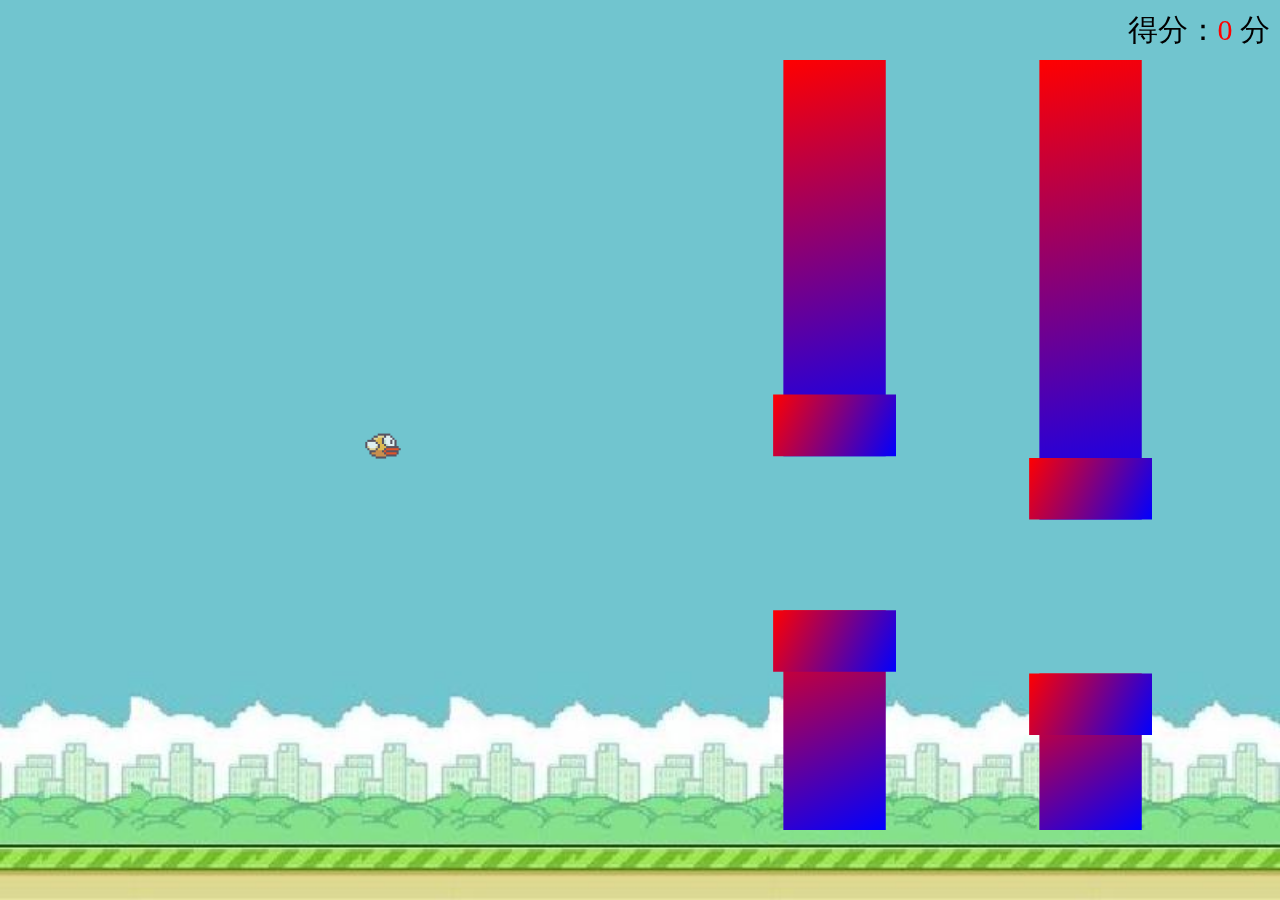
<file: 02fly-bird/index.html>
<!DOCTYPE html>
<html lang="en">

<head>
  <meta charset="UTF-8">
  <meta http-equiv="X-UA-Compatible" content="IE=edge">
  <meta name="viewport" content="width=device-width, initial-scale=1.0">
  <title>飞翔的小鸟</title>
  <style>
    * {
      margin: 0;
      padding: 0;
    }

    #main {
      width: 100vw;
      height: 100vh;
      background: url('./images/bg.jpg');
      background-size: 100% 100%;
      position: relative;
      top: 0;
      left: 0;
    }

    .myscore {
      position: fixed;
      top: 10px;
      right: 10px;
      font-size: 30px;
    }

    .myscore span {
      color: red;
    }
  </style>
</head>

<body>
  <div id="main"></div>
  <div class="myscore">
    得分：<span class="score">0</span> 分
  </div>
  <script src="./js/echarts.min.js"></script>
  <script>
    window.addEventListener('DOMContentLoaded', function () {
      let main = document.getElementById('main')
      let charts, option
      let timer = null // 记录定时器
      let vw = 0.5 // 横向速度
      let vh = 0 // 纵向速度
      let zhuData = []
      function getData() {
        let start = 150
        for (let i = 0; i < 40; i++) {
          let h = Math.random() * 30 + 20 // 20 - 50
          zhuData.push([start + 50 * i, h, h + 20 > 100 ? 100 : h + 20])
        }
      }
      getData()

      // 初始化echarts
      function initB() {
        charts = echarts.init(main)
        option = {
          xAxis: {
            show: false,
            type: 'value',
            min: 0,
            max: 200
          },
          yAxis: {
            show: false,
            min: 0,
            max: 100
          },
          series: [
            {
              name: '小鸟',
              type: 'scatter',
              data: [[50, 80]],
              symbol: 'image://' + './images/bird.png',
              symbolSize: 50,
              animation: false
            },
            {
              name: '自定义管系列',
              type: 'custom',
              // data: [[150, 40, 80]],// 150横坐标；40下管的纵坐标；80是上管的纵坐标
              data: zhuData,
              itemStyle: {
                color: {
                  x: 0,
                  x2: 1,
                  y: 0,
                  y2: 1,
                  colorStops: [
                    {
                      offset: 0,
                      color: 'red',
                    },
                    {
                      offset: 1,
                      color: 'blue',
                    },
                  ],
                },
              },
              // renderItem 执行次数是由data中的个数决定的
              renderItem(params, api) {
                //  这个函数的返回值决定了 我们要做一个什么图形出来
                // 定义管头的宽高
                // console.log(params);
                let headSize = api.size([24, 8])

                // 定义管的宽高
                let rect = api.size([20, api.value(1)]) // 下管的宽高 [width,height]
                let rect2 = api.size([20, 100 - api.value(2)]) // 上管的宽高

                //  获取每个水管的起始坐标(像素)
                let start1 = api.coord([api.value(0) - 10, api.value(1)]) //[x,y]
                let start2 = api.coord([api.value(0) - 10, 100])

                // 获取每个管头的起始坐标
                let startHead1 = api.coord([api.value(0) - 12, api.value(1)]) // 下管的坐标
                let startHead2 = api.coord([api.value(0) - 12, api.value(2) + 8]) // 上管的坐标

                //  坐标系的配置
                let base = { ...params.coordSys } // x y width height

                //  下管形状
                let downRect = echarts.graphic.clipRectByRect(
                  {
                    x: start1[0],
                    y: start1[1],
                    width: rect[0],
                    height: rect[1],
                  },
                  base,
                )
                // 下管 头
                let downRectHead = echarts.graphic.clipRectByRect(
                  {
                    x: startHead1[0],
                    y: startHead1[1],
                    width: headSize[0],
                    height: headSize[1],
                  },
                  base,
                )

                // 上管
                let upRect = echarts.graphic.clipRectByRect(
                  {
                    x: start2[0],
                    y: start2[1],
                    width: rect2[0],
                    height: rect2[1],
                  },
                  base,
                )
                // 上管 头
                let upRectHead = echarts.graphic.clipRectByRect(
                  {
                    x: startHead2[0],
                    y: startHead2[1],
                    width: headSize[0],
                    height: headSize[1],
                  },
                  base,
                )

                return {
                  type: 'group',
                  // 如果 diffChildrenByName 设为 true，则会使用 child.name 进行 diff，
                  // 从而能有更好的过度动画，但是降低性能。缺省为 false。
                  // diffChildrenByName: true,
                  children: [
                    {
                      type: 'rect',
                      shape: downRect,
                      style: api.style(), // 获取的就是上边的那个itemStyle
                    },
                    {
                      type: 'rect',
                      shape: downRectHead,
                      style: api.style(), // 获取的就是上边的那个itemStyle
                    },
                    {
                      type: 'rect',
                      shape: upRect,
                      style: api.style(), // 获取的就是上边的那个itemStyle
                    },
                    {
                      type: 'rect',
                      shape: upRectHead,
                      style: api.style(), // 获取的就是上边的那个itemStyle
                    },
                  ],
                }
              },
            }
          ]
        }
        charts.setOption(option)
        move()
      }
      /* 
        检测小鸟碰撞的思路？
        用小鸟的坐标和 理他最近的那个柱的坐标比较
        小鸟坐标： option.series[0].data[0] 
          用小鸟的右上下角的坐标比较
          用当前小鸟的横坐标 去50除  得出的那个整数 减去3 得到的就是理他最近的那个管的索引
      */
      function judgeCollision(centerCoord) {
        // centerCoord 小鸟坐标
        let coordList = [
          [centerCoord[0] + 15, centerCoord[1] + 1],
          [centerCoord[0] + 15, centerCoord[1] - 1]
        ]
        for (let i = 0; i < 2; i++) {
          const coord = coordList[i]
          const index = coord[0] / 50
          if (index % 1 < 0.6 && zhuData[Math.floor(index) - 3]) {
            if (zhuData[Math.floor(index) - 3][1] > coord[1] || zhuData[Math.floor(index) - 3][2] < coord[1]) {
              return true
            }
            let score = (Math.floor(index) - 2) * 2
            document.querySelector('.score').innerText = score
          }
        }
        return false
      }
      // 控制小鸟移动 本质就是控制小鸟的坐标
      function move() {
        timer = setInterval(() => {
          charts.clear()
          vh -= 0.1
          option.series[0].data[0][0] += vw // 横坐标
          option.series[0].data[0][1] += vh // 纵坐标
          // 控制坐标系的范围
          option.xAxis.min += vw
          option.xAxis.max += vw
          let res = judgeCollision(option.series[0].data[0])
          if (res) {
            clearInterval(timer)
            alert('gameover')
          }
          charts.setOption(option)
        }, 30)
      }

      initB()
      document.onkeydown = function (e) {
        if (e.keyCode == 32) {
          //  敲了空格键
          vh += 1
        }
      }
    })

  </script>
</body>

</html>
</file>
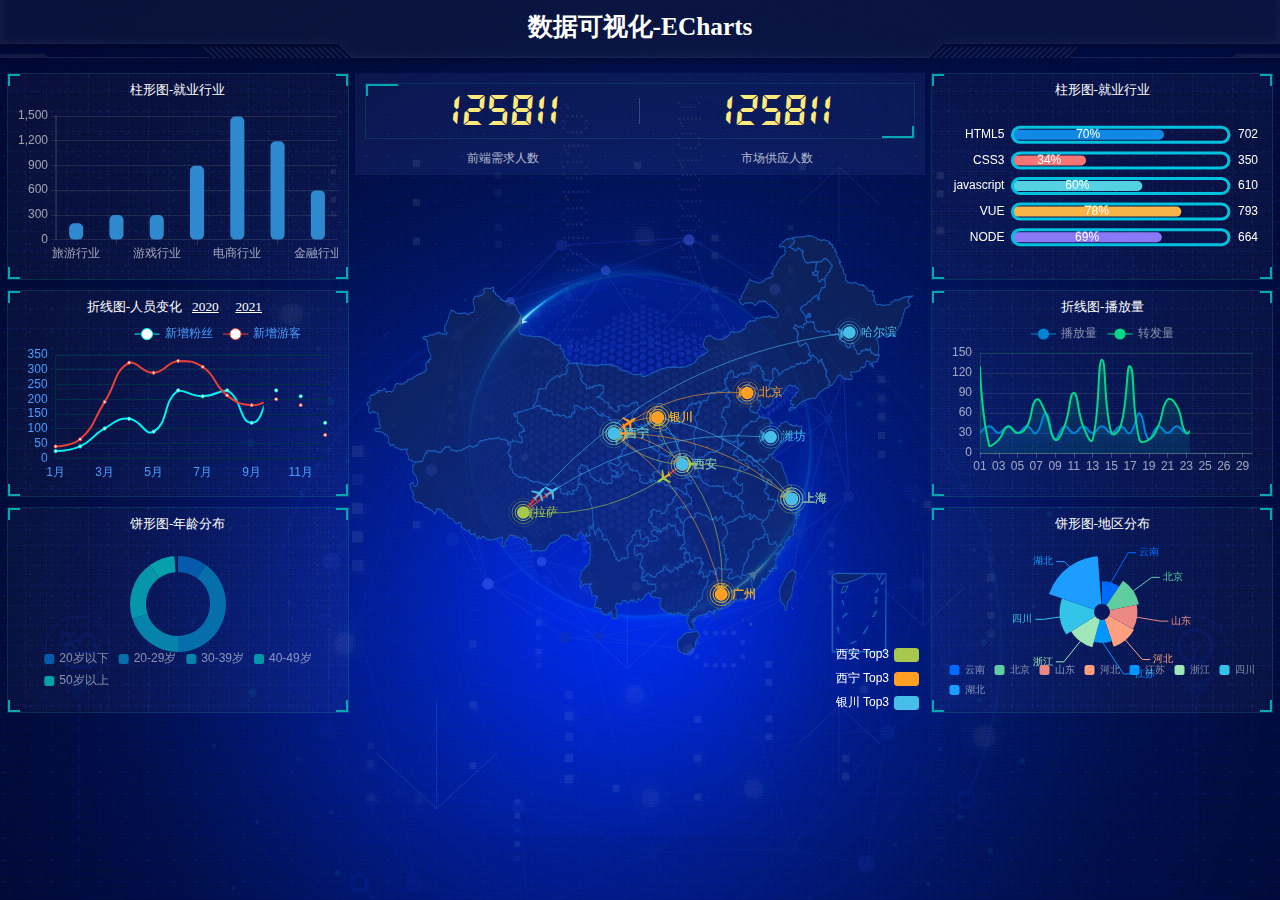
<file: echarts1/index.html>
<!DOCTYPE html>
<html lang="en">

<head>
  <meta charset="UTF-8">
  <meta http-equiv="X-UA-Compatible" content="IE=edge">
  <meta name="viewport" content="width=device-width, initial-scale=1.0">
  <title>数据可视化</title>
  <link rel="stylesheet" href="css/index.css">
</head>

<body>
  <!-- 头部的盒子 -->
  <header>
    <h1>数据可视化-ECharts</h1>
    <div class="showTime"></div>
  </header>
  <!-- 页面主体部分 -->
  <section class="mainbox">
    <div class="column">
      <div class="panel bar">
        <h2>柱形图-就业行业</h2>
        <div class="chart">图表</div>
        <div class="panel-footer"></div>
      </div>
      <div class="panel line">
        <h2>折线图-人员变化
          <a href="javascript:;">2020</a>
          <a href="javascript:;">2021</a>
        </h2>
        <div class="chart">图表</div>
        <div class="panel-footer"></div>
      </div>
      <div class="panel pie">
        <h2>饼形图-年龄分布</h2>
        <div class="chart"></div>
        <div class="panel-footer"></div>
      </div>
    </div>
    <div class="column">
      <div class="no">
        <div class="no-hd">
          <ul>
            <li>125811</li>
            <li>125811</li>
          </ul>
        </div>
        <div class="no-bd">
          <ul>
            <li>前端需求人数</li>
            <li>市场供应人数</li>
          </ul>
        </div>
      </div>
      <div class="map">
        <div class="map1"></div>
        <div class="map2"></div>
        <div class="map3"></div>
        <div class="chart"></div>
      </div>
    </div>
    <div class="column">
      <div class="panel bar2">
        <h2>柱形图-就业行业</h2>
        <div class="chart"></div>
        <div class="panel-footer"></div>
      </div>
      <div class="panel line2">
        <h2>折线图-播放量</h2>
        <div class="chart"></div>
        <div class="panel-footer"></div>
      </div>
      <div class="panel pie2">
        <h2>饼形图-地区分布</h2>
        <div class="chart"></div>
        <div class="panel-footer"></div>
      </div>
    </div>
  </section>
  <script src="js/flexible.js"></script>
  <script src="js/echarts.min.js"></script>
  <script src="js/jquery.js"></script>
  <script src="js/china.js"></script>
  <script src="js/index.js"></script>
  <script>
    var t = null
    t = setTimeout(time, 1000)
    function time() {
      clearTimeout(t)
      var dt = new Date()
      var y = dt.getFullYear()
      var mt = dt.getMonth() + 1
      var day = dt.getDate()
      var h = dt.getHours()
      var m = dt.getMinutes()
      var s = dt.getSeconds()
      document.querySelector('.showTime').innerText = "当前时间：" + y + "年" + mt + "月" + day + "-" + h + "时" + m + "分" + s + "秒"
      t = setTimeout(time, 1000)
    }
  </script>
</body>

</html>
</file>
<file: echarts1/css/index.css>
* {
  margin: 0;
  padding: 0;
  box-sizing: border-box;
}
body {
  background: url('../images/bg.jpg') no-repeat top center;
  line-height: 1.15;
}
li {
  list-style: none;
}
@font-face {
  font-family: electronicFont;
  src: url(../font/DS-DIGIT.TTF);
}
header {
  position: relative;
  height: 1.25rem;
  background: url('../images/head_bg.png') no-repeat;
  background-size: 100% 100%;
}
header h1 {
  font-size: 0.475rem;
  color: #fff;
  text-align: center;
  line-height: 1rem;
}
header .showTime {
  position: absolute;
  top: 0;
  right: 0.375rem;
  line-height: 0.9375rem;
  color: rgba(255, 255, 255, 0.7);
  font-size: 0.25rem;
}
.mainbox {
  display: flex;
  min-width: 1024px;
  max-width: 1920px;
  min-height: 300px;
  margin: 0 auto;
  padding: 0.125rem 0.125rem 0;
}
.mainbox .column {
  flex: 3;
}
.mainbox .column:nth-child(2) {
  flex: 5;
  margin: 0 0.125rem 0.1875rem;
  overflow: hidden;
}
.mainbox .panel {
  position: relative;
  padding: 0 0.1875rem 0.5rem;
  margin-bottom: 0.1875rem;
  height: 3.875rem;
  border: 1px solid rgba(25, 186, 139, 0.17);
  background: url('../images//line\(1\).png') rgba(255, 255, 255, 0.03);
}
.mainbox .panel::before {
  content: '';
  position: absolute;
  left: 0;
  top: 0;
  width: 10px;
  height: 10px;
  border-top: 2px solid #02a6b5;
  border-left: 2px solid #02a6b5;
}
.mainbox .panel::after {
  content: '';
  position: absolute;
  right: 0;
  top: 0;
  width: 10px;
  height: 10px;
  border-top: 2px solid #02a6b5;
  border-right: 2px solid #02a6b5;
}
.mainbox .panel .panel-footer {
  position: absolute;
  left: 0;
  bottom: 0;
  width: 100%;
}
.mainbox .panel .panel-footer::before {
  content: '';
  position: absolute;
  left: 0;
  bottom: 0;
  width: 10px;
  height: 10px;
  border-bottom: 2px solid #02a6b5;
  border-left: 2px solid #02a6b5;
}
.mainbox .panel .panel-footer::after {
  content: '';
  position: absolute;
  right: 0;
  bottom: 0;
  width: 10px;
  height: 10px;
  border-bottom: 2px solid #02a6b5;
  border-right: 2px solid #02a6b5;
}
.mainbox .panel h2 {
  height: 0.6rem;
  line-height: 0.6rem;
  color: #fff;
  text-align: center;
  font-size: 0.25rem;
  font-weight: 400;
}
.mainbox .panel h2 a {
  color: #fff;
  margin: 0 0.125rem;
}
.mainbox .panel .chart {
  height: 3rem;
}
.no {
  padding: 0.1875rem;
  background: rgba(101, 132, 226, 0.1);
}
.no .no-hd {
  position: relative;
  border: 1px solid rgba(25, 186, 139, 0.17);
}
.no .no-hd::before {
  content: '';
  position: absolute;
  left: 0;
  top: 0;
  width: 30px;
  height: 10px;
  border-top: 2px solid #02a6b5;
  border-left: 2px solid #02a6b5;
}
.no .no-hd::after {
  content: '';
  position: absolute;
  right: 0;
  bottom: 0;
  width: 30px;
  height: 10px;
  border-bottom: 2px solid #02a6b5;
  border-right: 2px solid #02a6b5;
}
.no .no-hd ul {
  display: flex;
}
.no .no-hd ul li {
  flex: 1;
  line-height: 1rem;
  text-align: center;
  color: #ffeb7b;
  font-size: 0.875rem;
  font-family: electronicFont;
}
.no .no-hd ul li:nth-child(1) {
  position: relative;
}
.no .no-hd ul li:nth-child(1)::after {
  content: '';
  position: absolute;
  top: 25%;
  right: 0;
  height: 50%;
  width: 1px;
  background: rgba(255, 255, 255, 0.2);
}
.no .no-bd ul {
  display: flex;
}
.no .no-bd ul li {
  flex: 1;
  padding-top: 0.125rem;
  height: 0.5rem;
  line-height: 0.5rem;
  text-align: center;
  font-size: 0.225rem;
  color: rgba(255, 255, 255, 0.7);
}
.map {
  position: relative;
  height: 10.125rem;
}
.map .map1 {
  width: 6.475rem;
  height: 6.475rem;
  position: absolute;
  top: 50%;
  left: 50%;
  transform: translate(-50%, -50%);
  background: url('../images/map.png');
  background-size: 100%;
  opacity: 0.3;
}
.map .map2 {
  position: absolute;
  top: 50%;
  left: 50%;
  transform: translate(-50%, -50%);
  width: 8.0375rem;
  height: 8.0375rem;
  background: url(../images/lbx.png);
  background-size: 100%;
  animation: rotate1 15s linear infinite;
  opacity: 0.6;
}
@keyframes rotate1 {
  from {
    transform: translate(-50%, -50%) rotate(0deg);
  }
  to {
    transform: translate(-50%, -50%) rotate(360deg);
  }
}
.map .map3 {
  position: absolute;
  top: 50%;
  left: 50%;
  transform: translate(-50%, -50%);
  width: 7.075rem;
  height: 7.075rem;
  background: url(../images/jt.png);
  background-size: 100%;
  animation: rotate2 12s linear infinite;
}
@keyframes rotate2 {
  from {
    transform: translate(-50%, -50%) rotate(0deg);
  }
  to {
    transform: translate(-50%, -50%) rotate(-360deg);
  }
}
.map .chart {
  position: absolute;
  top: 0;
  left: 0;
  width: 100%;
  height: 100%;
}
/* 约束屏幕尺寸 */
@media screen and (max-width: 1024px) {
  html {
    font-size: 42px !important;
  }
}
@media screen and (min-width: 1920px) {
  html {
    font-size: 80px !important;
  }
}
</file>
